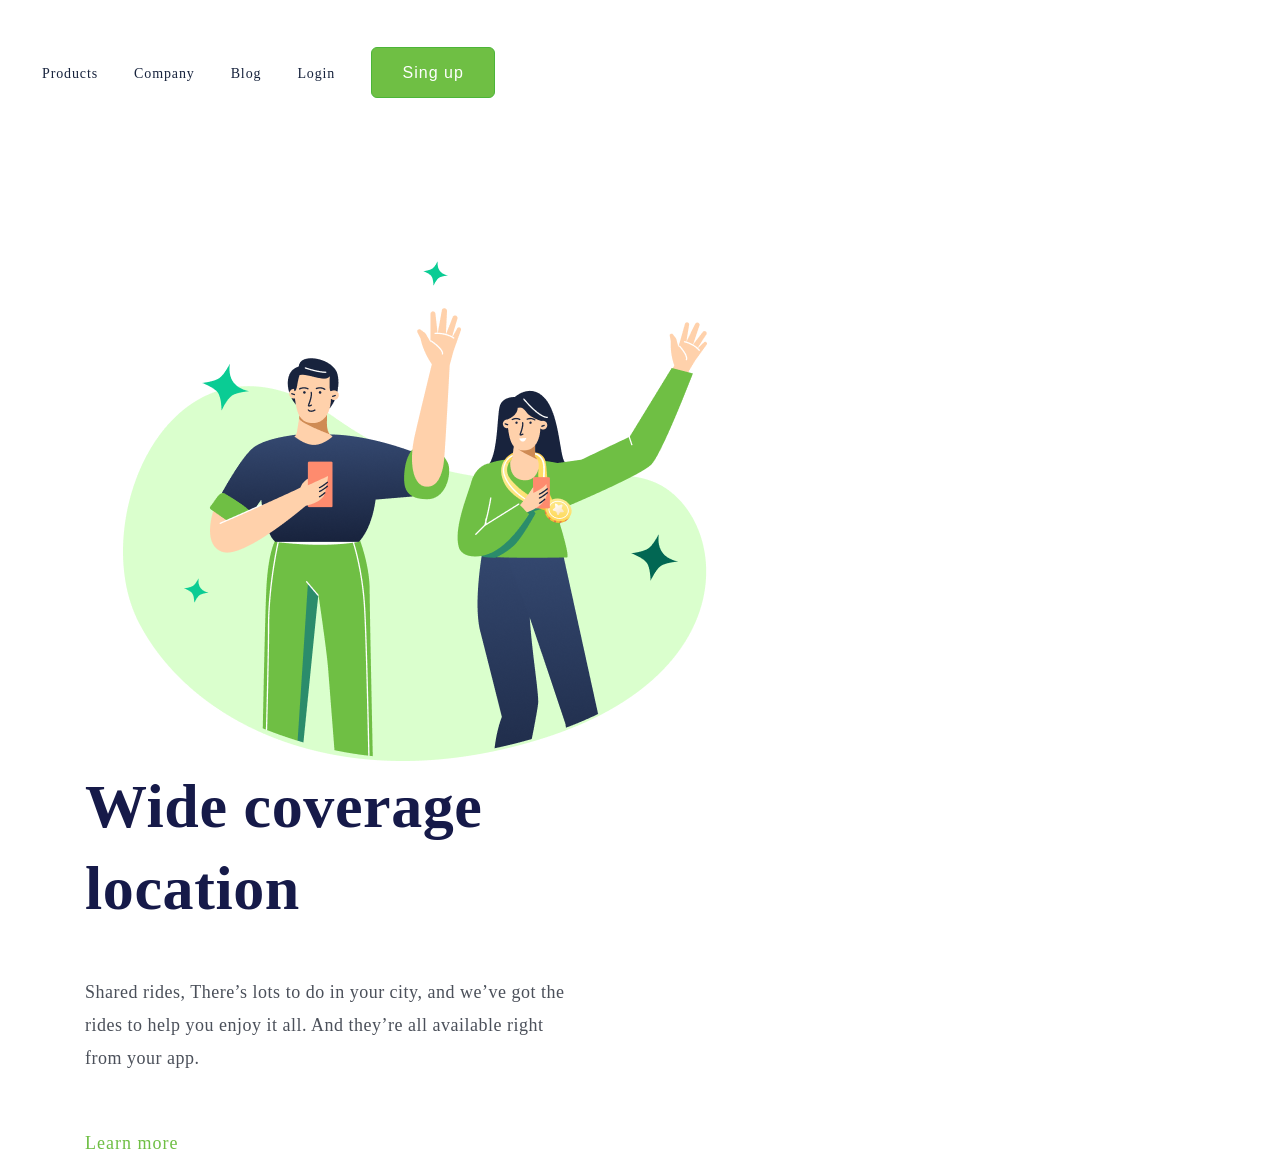
<file: index.html>
<!DOCTYPE html>
<html lang="pt-br">
<head>
    <meta charset="UTF-8">
    <meta name="viewport" content="width=device-width, initial-scale=1.0">
    <link rel="stylesheet" href="desafio.css">
    <title>Desafio-01-css  branch abacatinho</title>
</head>
<body>
    <header>
        <a class="link-menu">Products</a>
        <a class="link-menu">Company</a>
        <a class="link-menu">Blog</a>
        <a class="link-menu">Login</a>
        <button class="button-menu">Sing up</button>

    </header>
    <main>
        <img src="./(Positive) Congratulation You get 40 point for your ride.png" 
        alt="Wide coverage location" class="logo-image">
        <div>
            <h1>Wide coverage location</h1>
            <p>Shared rides, There’s lots to do in your city, and we’ve got the
                 rides to help you enjoy it all. And they’re all available right from your app.</p>
                <a class="link-learn-more">Learn more</a>
        </div>
        
    </main>
    
</body>
</html>
</file>
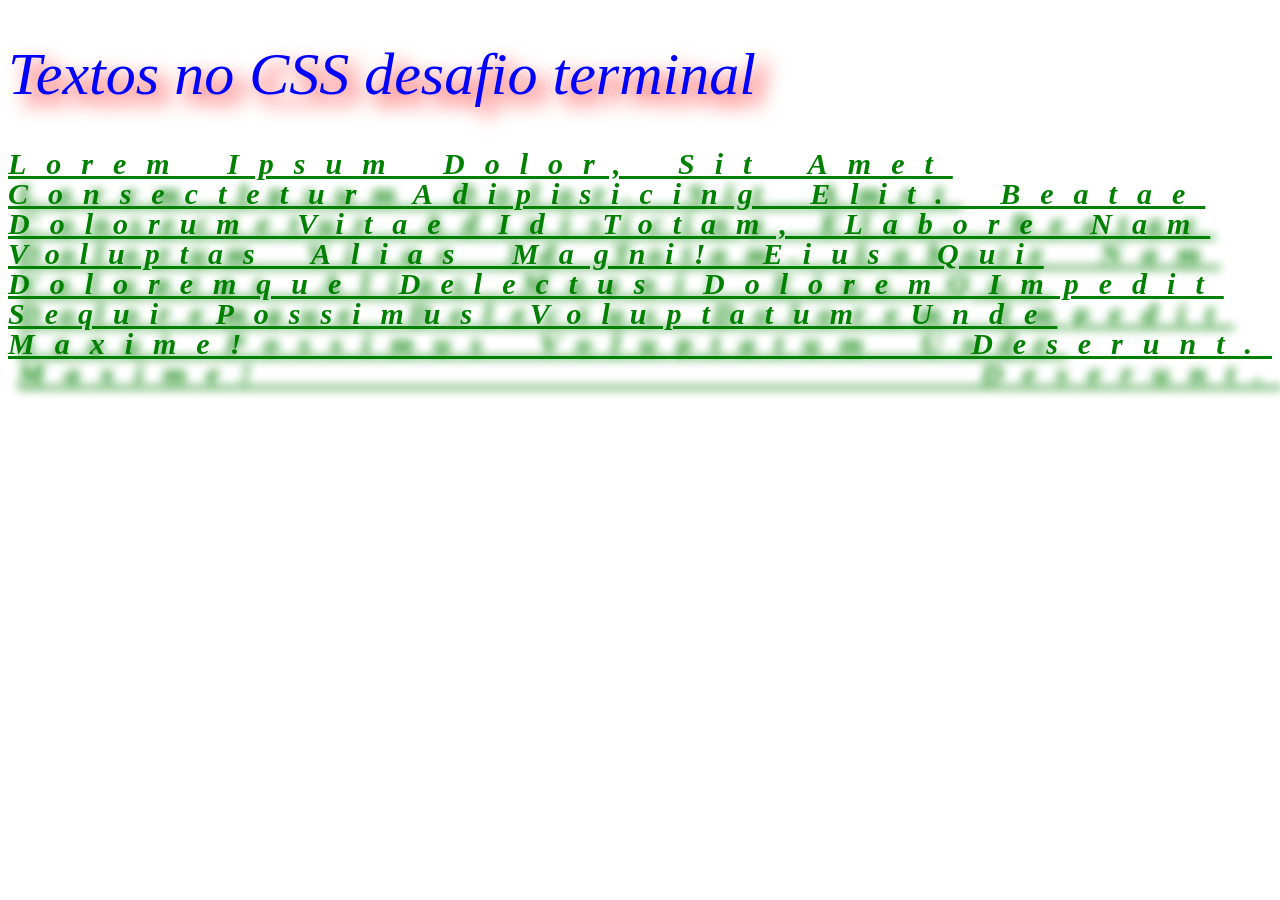
<file: texto.html>
<!DOCTYPE html>
<html lang="pt-br">
<head>
    <meta charset="UTF-8">
    <meta name="viewport" content="width=device-width, initial-scale=1.0">
    <link rel="stylesheet" href="style.css">
    <title>CSS</title>
</head>
<body>
    <h1>Textos no CSS desafio terminal</h1>

    <P>Lorem ipsum dolor, sit amet consectetur adipisicing elit. Beatae dolorum vitae id totam, 
        labore nam voluptas alias magni! Eius qui 
        doloremque delectus dolorem impedit sequi possimus voluptatum unde maxime! Deserunt.</P>
</body>
</html>
</file>
<file: desafio.css>
@import url('https://fonts.googleapis.com/css2?family=Poppins:wght@400;500;700&display=swap');

* {
    margin: 0;
    padding: 0;
    box-sizing: border-box;
    font-family: 'poppins' sans-serif;
}

header {
    margin-top: 47px;
    margin-left: 42px;

}

.link-menu {
    font-weight: 400;
    font-size: 14px;
    line-height: 100%;
    letter-spacing: 0.88px;
    text-align: center;
    color: #17233d;
    margin-right: 32px;
    cursor: pointer;
}

.button-menu {
    background: #6FBF44;
    border: 1px solid #4CB538;
    border-radius: 6px;
    width: 124px;
    height: 51px;
    cursor: pointer;
    font-weight: 500;
    font-size: 16px;
    line-height: 24px;
    letter-spacing: 1px;
    color: #FFFFFF;

}

img {
    margin: 163px 0 0 123px;
    display: inline-block;

}

div {
    margin-left: 85px;
    display: inline-block;
    width: 493px;
}

h1 {

    font-weight: 700;
    font-size: 62px;
    line-height: 82px;
    letter-spacing: 0.6px;
    color: #161A49;

}

p {

    font-weight: 400;
    font-size: 18px;
    line-height: 33px;
    letter-spacing: 0.5px;
    color: #4B505A;
    margin-top: 47px;
    margin-bottom: 55px;


}

.link-learn-more {
    font-weight: 500;
    font-size: 18px;
    line-height: 27px;
    letter-spacing: 1px;
    color: #6FBF44;
    cursor: pointer;
    
}
</file>
<file: style.css>
h1{
    color: blue;
    font-size: 60px;
    font-weight: lighter;
    font-family: Georgia, 'Times New Roman', Times, serif;
    font-style: italic;
    text-shadow: 10px 10px 20px #ff0000;
}
p {
    color: green;
    font-size: 30px;
    font-weight: 900;
    font-family: Georgia, 'Times New Roman', Times, serif;
    font-style: italic;
    line-height: 30px;
    letter-spacing: 20px;
    word-spacing: 10px;
    text-align-last: justify;
    text-transform:capitalize;
    text-decoration: underline;
    text-shadow:10px 30px 10px green;
}
</file>
